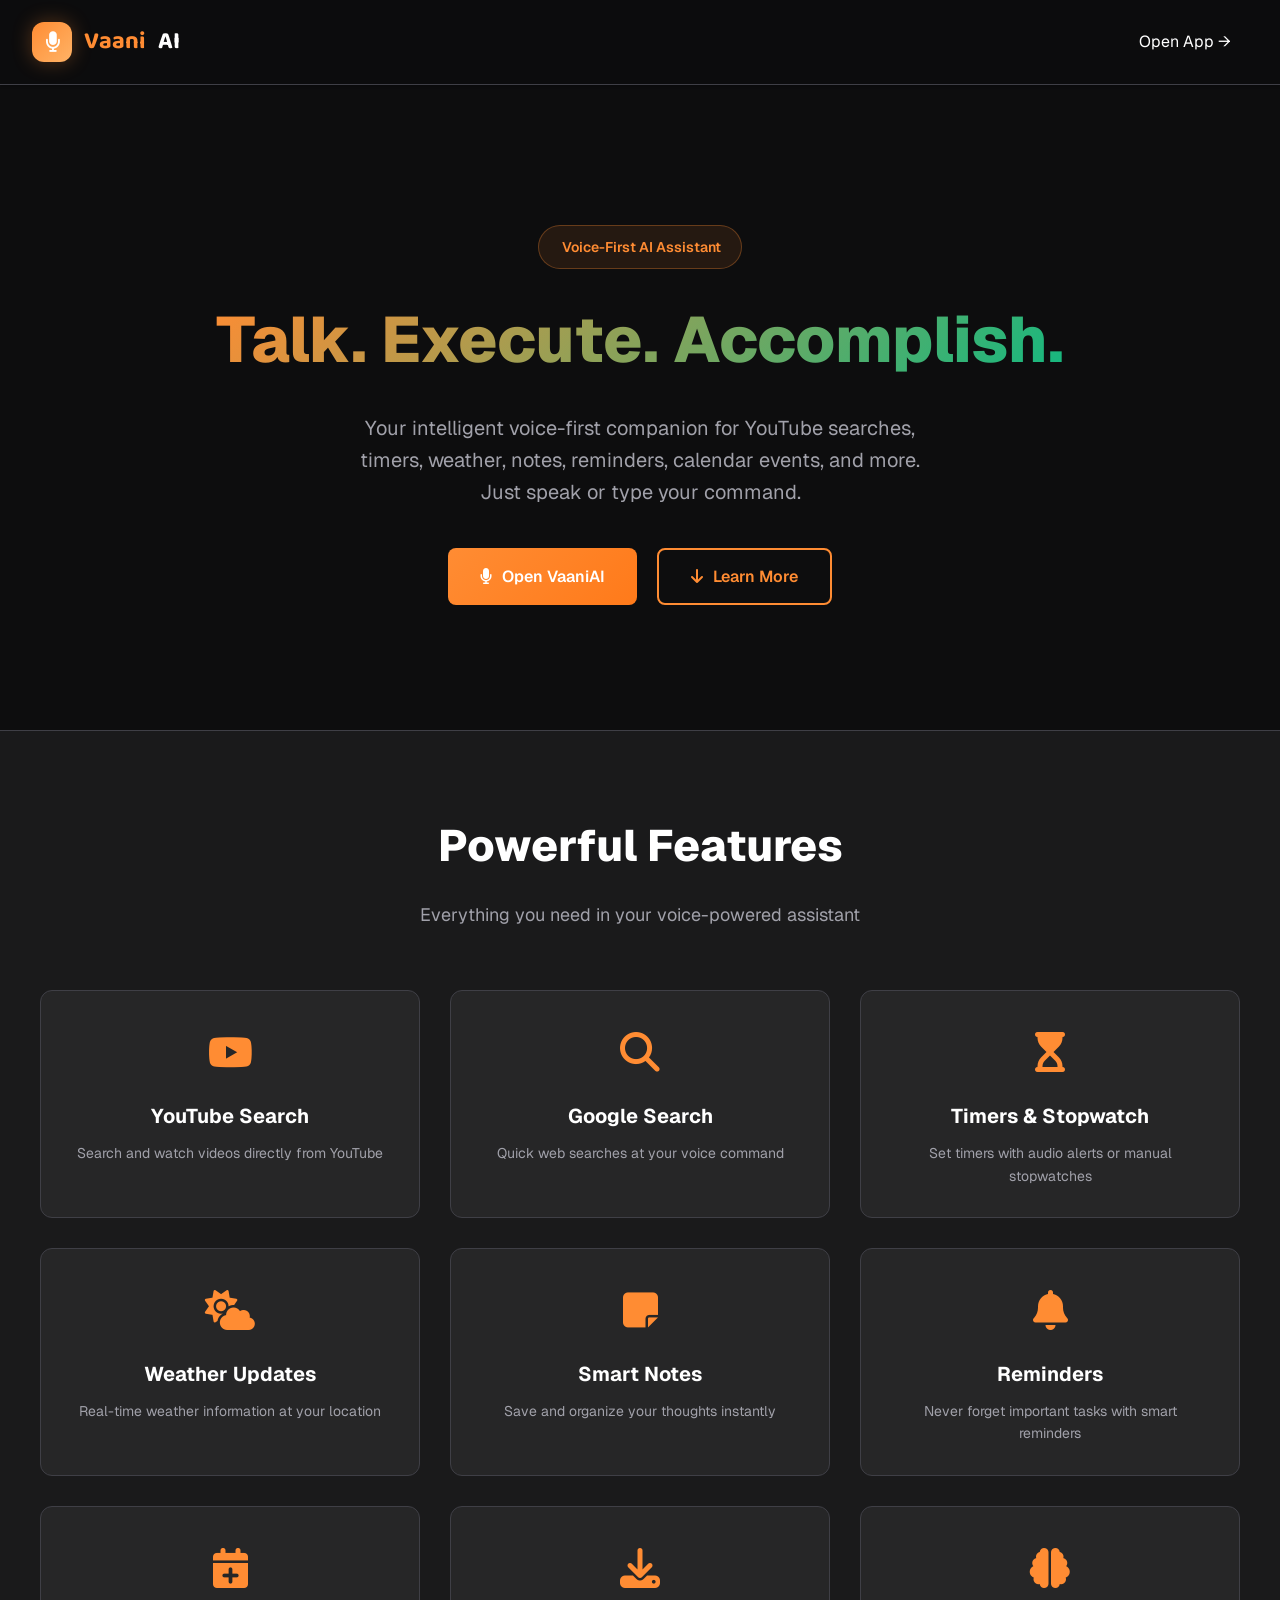
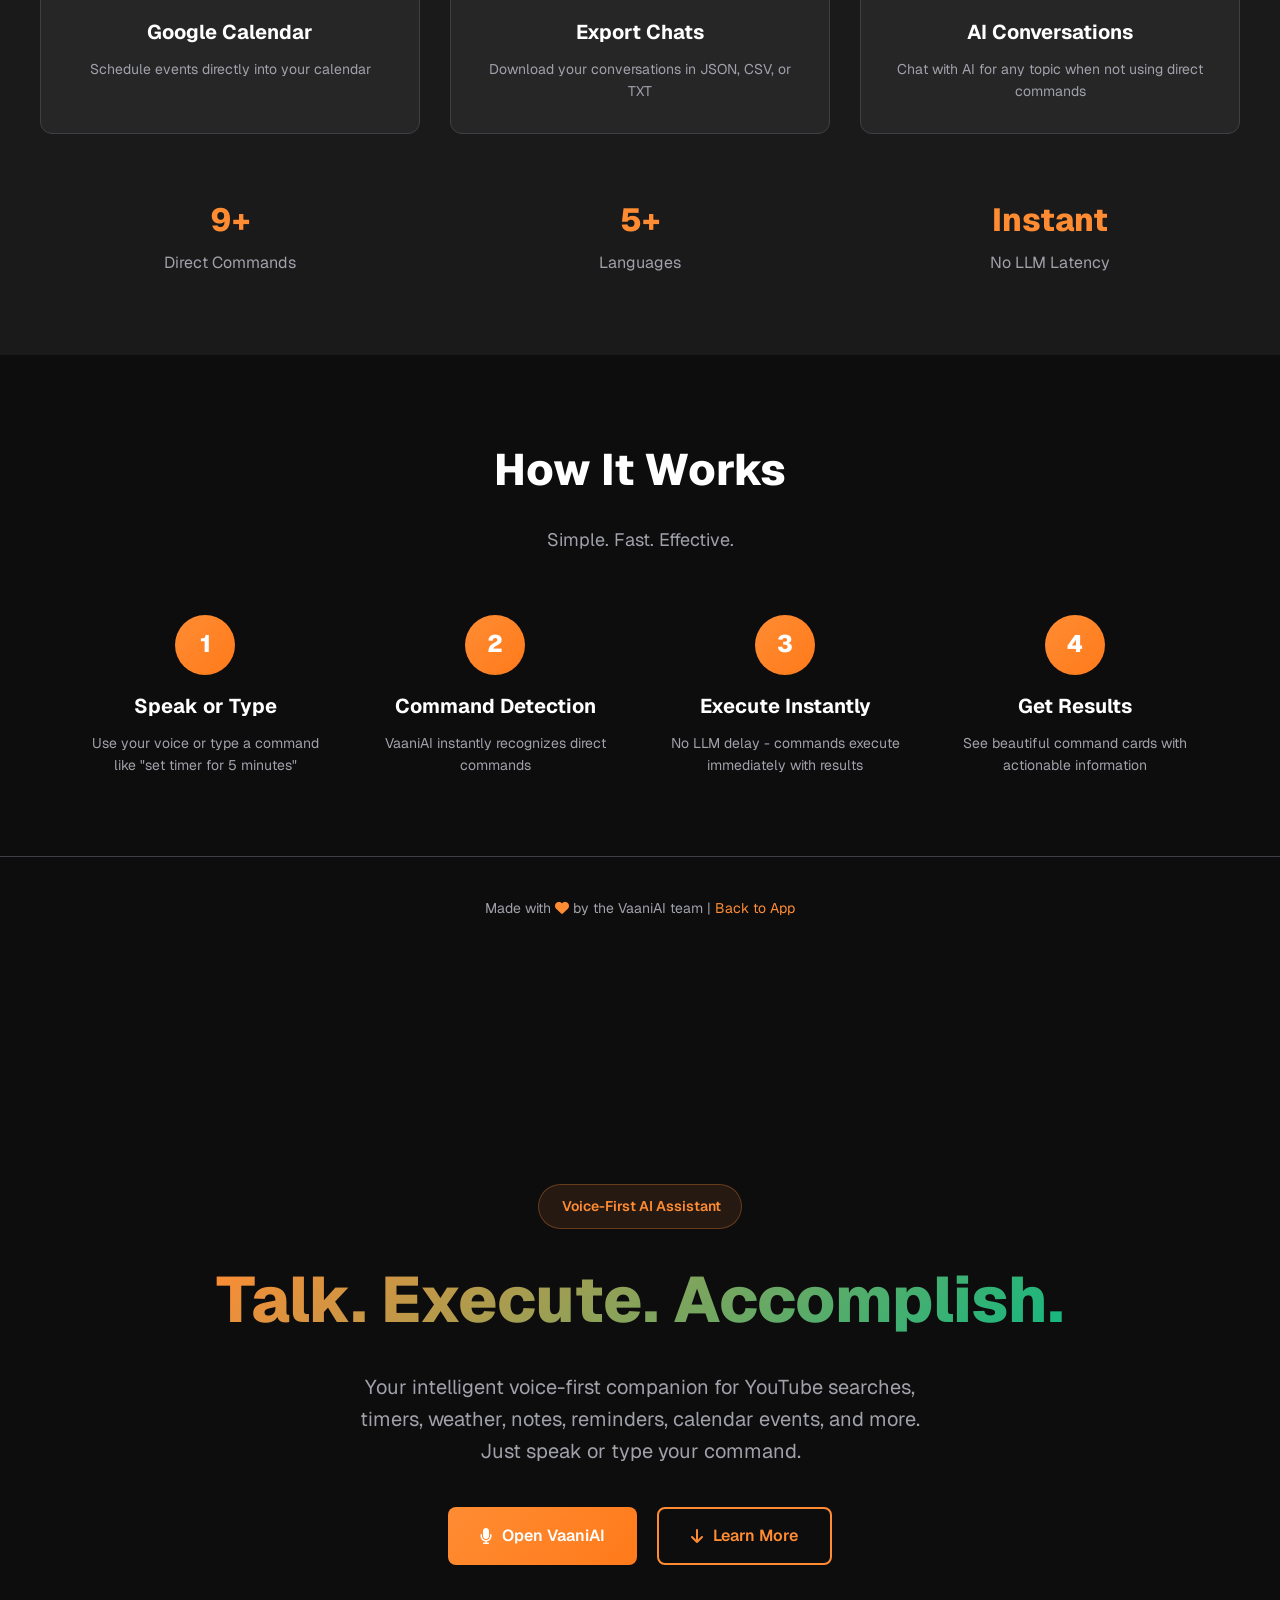
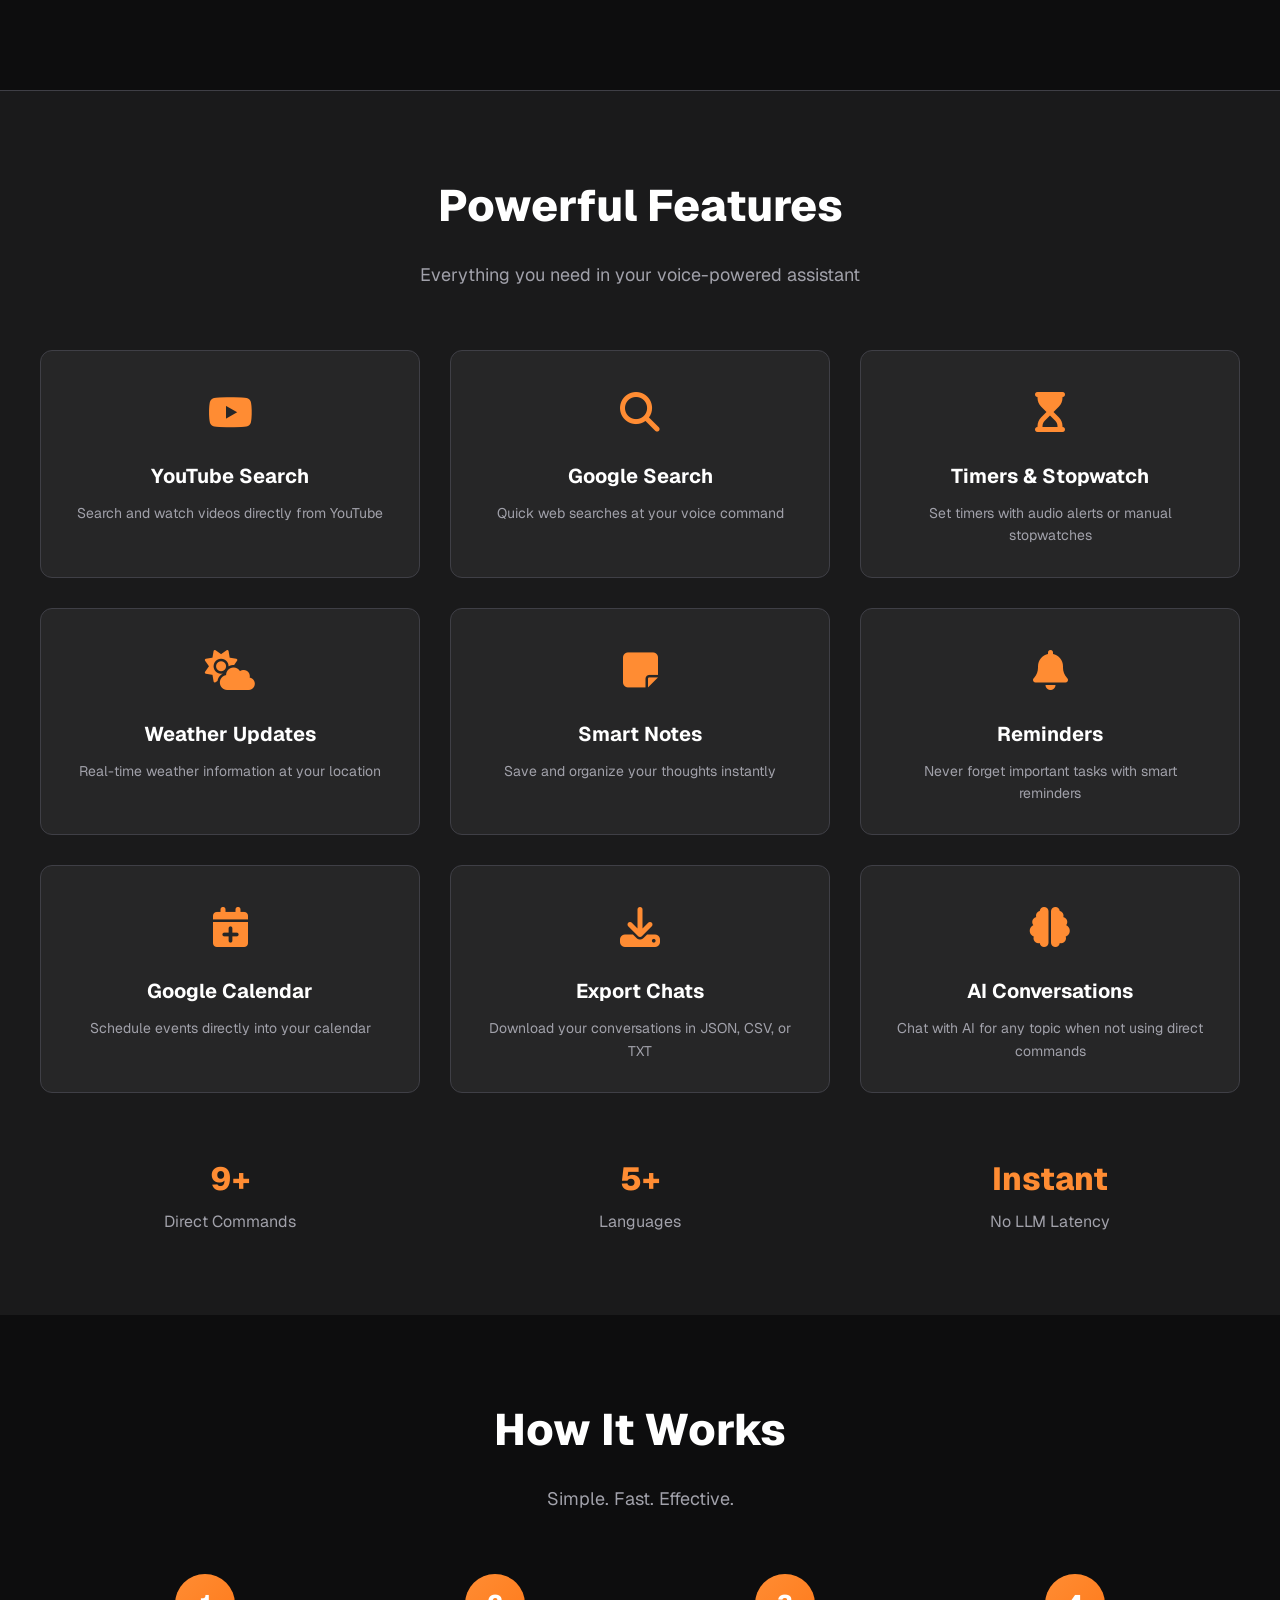
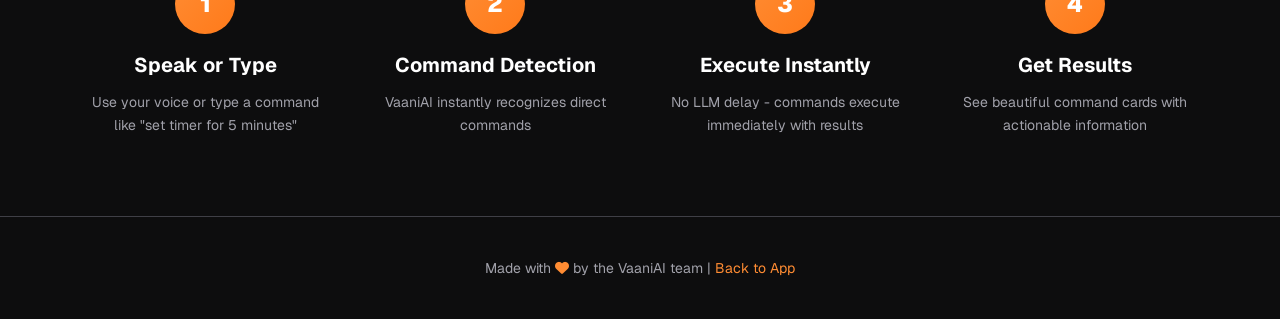
<file: landing.html>
<!DOCTYPE html>
<html lang="en">
<head>
    <meta charset="UTF-8">
    <meta name="viewport" content="width=device-width, initial-scale=1.0">
    <title>VaaniAI - Voice-First AI Assistant</title>
    <link href="https://fonts.googleapis.com/css2?family=Baloo+2:wght@400;600;700;800&family=Geist:wght@400;500;600;700;800&display=swap" rel="stylesheet">
    <link rel="stylesheet" href="https://cdnjs.cloudflare.com/ajax/libs/font-awesome/6.4.0/css/all.min.css">
    <style>
        :root {
            --primary: #FF8C33;
            --primary-light: #FFB366;
            --success: #10B981;
            --danger: #EF4444;
            --bg-primary: #0D0D0E;
            --bg-secondary: #1A1A1B;
            --bg-tertiary: #25252D;
            --text-primary: #FFFFFF;
            --text-secondary: #A1A1AA;
            --border: #3F3F46;
            --glass: rgba(255, 255, 255, 0.05);
        }

        * {
            margin: 0;
            padding: 0;
            box-sizing: border-box;
        }

        body {
            font-family: 'Geist', -apple-system, BlinkMacSystemFont, 'Segoe UI', sans-serif;
            background: var(--bg-primary);
            color: var(--text-primary);
            line-height: 1.6;
            overflow-x: hidden;
        }

        /* Navigation */
        nav {
            display: flex;
            justify-content: space-between;
            align-items: center;
            padding: 20px 32px;
            position: fixed;
            width: 100%;
            top: 0;
            background: rgba(13, 13, 14, 0.8);
            backdrop-filter: blur(10px);
            border-bottom: 1px solid var(--border);
            z-index: 1000;
            box-shadow: 0 1px 3px rgba(0, 0, 0, 0.3);
        }

        .logo {
            display: flex;
            align-items: center;
            gap: 12px;
            font-size: 24px;
            font-weight: 800;
            color: var(--text-primary);
            text-decoration: none;
            font-family: 'Baloo 2', cursive;
        }

        .logo-icon {
            width: 40px;
            height: 40px;
            border-radius: 12px;
            background: linear-gradient(135deg, var(--primary), var(--primary-light));
            display: flex;
            align-items: center;
            justify-content: center;
            color: white;
            font-size: 20px;
            box-shadow: 0 0 20px rgba(255, 140, 51, 0.3);
            transition: all 0.3s ease;
        }

        .logo-icon:hover {
            transform: scale(1.05);
            box-shadow: 0 0 30px rgba(255, 140, 51, 0.5);
        }

        .logo span {
            color: var(--primary);
            font-weight: 700;
        }

        .logo span:last-child {
            color: var(--success);
            font-family: 'Baloo 2', cursive;
        }

        /* Hamburger Button */
        .hamburger-btn {
            display: none;
            background: none;
            border: none;
            font-size: 24px;
            color: var(--text-primary);
            cursor: pointer;
            padding: 8px;
            transition: all 0.3s ease;
        }

        .hamburger-btn:hover {
            color: var(--primary);
        
            color: var(--text-primary);
            text-decoration: none;
            transition: color 0.3s ease;
            display: flex;
            align-items: center;
            gap: 8px;
            padding: 8px 16px;
            border-radius: 6px;
            border: 1px solid transparent;
        }

        nav a:hover {
            color: var(--primary);
            border-color: var(--primary);
        }

        /* Hero Section */
        .hero {
            margin-top: 100px;
            padding: 80px 40px;
            text-align: center;
            min-height: 70vh;
            display: flex;
            flex-direction: column;
            justify-content: center;
            align-items: center;
        }

        .hero-badge {
            display: inline-block;
            background: rgba(255, 140, 51, 0.1);
            border: 1px solid rgba(255, 140, 51, 0.3);
            padding: 10px 20px;
            border-radius: 50px;
            color: var(--primary);
            font-size: 14px;
            margin-bottom: 20px;
            font-weight: 600;
        }

        .hero h1 {
            font-size: 64px;
            font-weight: 800;
            margin-bottom: 20px;
            background: linear-gradient(135deg, var(--primary), var(--success));
            -webkit-background-clip: text;
            -webkit-text-fill-color: transparent;
            background-clip: text;
        }

        .hero p {
            font-size: 20px;
            color: var(--text-secondary);
            margin-bottom: 40px;
            max-width: 600px;
        }

        .cta-buttons {
            display: flex;
            gap: 20px;
            justify-content: center;
            flex-wrap: wrap;
        }

        .btn {
            padding: 14px 32px;
            border: none;
            border-radius: 8px;
            font-size: 16px;
            font-weight: 600;
            cursor: pointer;
            transition: all 0.3s ease;
            text-decoration: none;
            display: inline-flex;
            align-items: center;
            gap: 10px;
        }

        .btn-primary {
            background: linear-gradient(135deg, var(--primary), #ff7a1a);
            color: white;
            border: none;
        }

        .btn-primary:hover {
            transform: translateY(-2px);
            box-shadow: 0 20px 40px rgba(255, 140, 51, 0.3);
        }

        .btn-secondary {
            background: transparent;
            color: var(--primary);
            border: 2px solid var(--primary);
        }

        .btn-secondary:hover {
            background: rgba(255, 140, 51, 0.1);
        }

        /* Features Section */
        .features {
            padding: 80px 40px;
            background: var(--bg-secondary);
            border-top: 1px solid var(--border);
        }

        .section-title {
            font-size: 44px;
            font-weight: 800;
            margin-bottom: 20px;
            text-align: center;
            color: var(--text-primary);
        }

        .section-subtitle {
            font-size: 18px;
            color: var(--text-secondary);
            text-align: center;
            margin-bottom: 60px;
            max-width: 600px;
            margin-left: auto;
            margin-right: auto;
        }

        .features-grid {
            display: grid;
            grid-template-columns: repeat(auto-fit, minmax(280px, 1fr));
            gap: 30px;
            max-width: 1200px;
            margin: 0 auto;
        }

        .feature-card {
            background: var(--glass);
            border: 1px solid var(--border);
            padding: 30px;
            border-radius: 12px;
            text-align: center;
            transition: all 0.3s ease;
        }

        .feature-card:hover {
            background: rgba(255, 140, 51, 0.1);
            border-color: var(--primary);
            transform: translateY(-5px);
        }

        .feature-icon {
            font-size: 40px;
            margin-bottom: 15px;
            color: var(--primary);
        }

        .feature-card h3 {
            font-size: 20px;
            margin-bottom: 10px;
            color: var(--text-primary);
        }

        .feature-card p {
            font-size: 14px;
            color: var(--text-secondary);
        }

        /* How It Works */
        .how-it-works {
            padding: 80px 40px;
            max-width: 1200px;
            margin: 0 auto;
        }

        .steps {
            display: grid;
            grid-template-columns: repeat(auto-fit, minmax(250px, 1fr));
            gap: 40px;
            margin-top: 50px;
        }

        .step {
            text-align: center;
        }

        .step-number {
            display: inline-flex;
            align-items: center;
            justify-content: center;
            width: 60px;
            height: 60px;
            background: linear-gradient(135deg, var(--primary), #ff7a1a);
            border-radius: 50%;
            color: white;
            font-size: 24px;
            font-weight: 800;
            margin-bottom: 15px;
        }

        .step h3 {
            font-size: 20px;
            margin-bottom: 10px;
            color: var(--text-primary);
        }

        .step p {
            color: var(--text-secondary);
            font-size: 14px;
        }

        /* Stats */
        .stats {
            display: grid;
            grid-template-columns: repeat(auto-fit, minmax(200px, 1fr));
            gap: 30px;
            margin-top: 60px;
            text-align: center;
        }

        .stat-item h4 {
            font-size: 32px;
            color: var(--primary);
            font-weight: 800;
            margin-bottom: 5px;
        }

        .stat-item p {
            color: var(--text-secondary);
        }

        /* Footer */
        footer {
            padding: 40px;
            text-align: center;
            border-top: 1px solid var(--border);
            color: var(--text-secondary);
            font-size: 14px;
        }

        footer a {
            color: var(--primary);
            text-decoration: none;
        }

        footer a:hover {
            text-decoration: underline;
        }

        /* Responsive */
        @media (max-width: 768px) {
            nav {
                flex-direction: row;
                justify-content: space-between;
                align-items: center;
                gap: 0;
                padding: 15px 20px;
            }

            .hamburger-btn {
                display: block;
            }

            .hero {
                margin-top: 150px;
                padding: 40px 20px;
            }

            .hero h1 {
                font-size: 40px;
            }

            .hero p {
                font-size: 16px;
            }

            .cta-buttons {
                flex-direction: column;
            }

            .btn {
                width: 100%;
                justify-content: center;
            }

            .section-title {
                font-size: 32px;
            }

            .features {
                padding: 40px 20px;
            }

            .features-grid {
                gap: 20px;
            }

            .feature-card {
                padding: 20px;
            }
        }

        /* Animations */
        @keyframes fadeInUp {
            from {
                opacity: 0;
                transform: translateY(30px);
            }
            to {
                opacity: 1;
                transform: translateY(0);
            }
        }

        .hero, .features, .how-it-works {
            animation: fa
            deInUp 0.8s ease;
        }
        .cursive {
            font-family: 'Baloo 2', cursive;
        }
    </style>
</head>
<body>
    <!-- Navigation -->
    <nav>
        <div class="cursive" style="display: flex; align-items: center; gap: 15px; flex: 1;">
            <button class="hamburger-btn" style="display: none;"><i class="fas fa-bars"></i></button>
            <a href="/" class="logo" style="text-decoration: none;">
                <div class="logo-icon"><i class="fas fa-microphone"></i></div>
                <span>Vaani</span><span style="color: #FFFFFF; margin-left: 0;font-family: 'Baloo 2', cursive;">AI</span>
            </a>
        </div>
        <a href="/" style="text-decoration: none; color: var(--text-primary); transition: color 0.3s ease; display: flex; align-items: center; gap: 8px; padding: 8px 16px; border-radius: 6px; border: 1px solid transparent;">Open App →</a>
    </nav>

    <!-- Hero Section -->
    <section class="hero">
        <div class="hero-badge">
            <i class="fas fa-sparkles"></i> Voice-First AI Assistant
        </div>
        <h1>Talk. Execute. Accomplish.</h1>
        <p>Your intelligent voice-first companion for YouTube searches, timers, weather, notes, reminders, calendar events, and more. Just speak or type your command.</p>
        <div class="cta-buttons">
            <a href="/" class="btn btn-primary">
                <i class="fas fa-microphone"></i> Open VaaniAI
            </a>
            <a href="#features" class="btn btn-secondary">
                <i class="fas fa-arrow-down"></i> Learn More
            </a>
        </div>
    </section>

    <!-- Features Section -->
    <section class="features" id="features">
        <h2 class="section-title">Powerful Features</h2>
        <p class="section-subtitle">Everything you need in your voice-powered assistant</p>
        
        <div class="features-grid">
            <div class="feature-card">
                <div class="feature-icon"><i class="fab fa-youtube"></i></div>
                <h3>YouTube Search</h3>
                <p>Search and watch videos directly from YouTube</p>
            </div>
            <div class="feature-card">
                <div class="feature-icon"><i class="fas fa-search"></i></div>
                <h3>Google Search</h3>
                <p>Quick web searches at your voice command</p>
            </div>
            <div class="feature-card">
                <div class="feature-icon"><i class="fas fa-hourglass-start"></i></div>
                <h3>Timers & Stopwatch</h3>
                <p>Set timers with audio alerts or manual stopwatches</p>
            </div>
            <div class="feature-card">
                <div class="feature-icon"><i class="fas fa-cloud-sun"></i></div>
                <h3>Weather Updates</h3>
                <p>Real-time weather information at your location</p>
            </div>
            <div class="feature-card">
                <div class="feature-icon"><i class="fas fa-sticky-note"></i></div>
                <h3>Smart Notes</h3>
                <p>Save and organize your thoughts instantly</p>
            </div>
            <div class="feature-card">
                <div class="feature-icon"><i class="fas fa-bell"></i></div>
                <h3>Reminders</h3>
                <p>Never forget important tasks with smart reminders</p>
            </div>
            <div class="feature-card">
                <div class="feature-icon"><i class="fas fa-calendar-plus"></i></div>
                <h3>Google Calendar</h3>
                <p>Schedule events directly into your calendar</p>
            </div>
            <div class="feature-card">
                <div class="feature-icon"><i class="fas fa-download"></i></div>
                <h3>Export Chats</h3>
                <p>Download your conversations in JSON, CSV, or TXT</p>
            </div>

            <div class="feature-card">
                <div class="feature-icon"><i class="fas fa-brain"></i></div>
                <h3>AI Conversations</h3>
                <p>Chat with AI for any topic when not using direct commands</p>
            </div>
        </div>

        <!-- Stats -->
        <div class="stats">
            <div class="stat-item">
                <h4>9+</h4>
                <p>Direct Commands</p>
            </div>
            <div class="stat-item">
                <h4>5+</h4>
                <p>Languages</p>
            </div>
            <div class="stat-item">
                <h4>Instant</h4>
                <p>No LLM Latency</p>
            </div>
        </div>
    </section>

    <!-- How It Works -->
    <section class="how-it-works">
        <h2 class="section-title">How It Works</h2>
        <p class="section-subtitle">Simple. Fast. Effective.</p>
        
        <div class="steps">
            <div class="step">
                <div class="step-number">1</div>
                <h3>Speak or Type</h3>
                <p>Use your voice or type a command like "set timer for 5 minutes"</p>
            </div>
            <div class="step">
                <div class="step-number">2</div>
                <h3>Command Detection</h3>
                <p>VaaniAI instantly recognizes direct commands</p>
            </div>
            <div class="step">
                <div class="step-number">3</div>
                <h3>Execute Instantly</h3>
                <p>No LLM delay - commands execute immediately with results</p>
            </div>
            <div class="step">
                <div class="step-number">4</div>
                <h3>Get Results</h3>
                <p>See beautiful command cards with actionable information</p>
            </div>
        </div>
    </section>

    <!-- Footer -->
    <footer>
        <p>Made with <i class="fas fa-heart" style="color: var(--primary);"></i> by the VaaniAI team | <a href="/">Back to App</a></p>
    </footer>
</body>
</html>

    <!-- Hero Section -->
    <section class="hero">
        <div class="hero-badge">
            <i class="fas fa-sparkles"></i> Voice-First AI Assistant
        </div>
        <h1>Talk. Execute. Accomplish.</h1>
        <p>Your intelligent voice-first companion for YouTube searches, timers, weather, notes, reminders, calendar events, and more. Just speak or type your command.</p>
        <div class="cta-buttons">
            <a href="/" class="btn btn-primary">
                <i class="fas fa-microphone"></i> Open VaaniAI
            </a>
            <a href="#features" class="btn btn-secondary">
                <i class="fas fa-arrow-down"></i> Learn More
            </a>
        </div>
    </section>

    <!-- Features Section -->
    <section class="features" id="features">
        <h2 class="section-title">Powerful Features</h2>
        <p class="section-subtitle">Everything you need in your voice-powered assistant</p>
        
        <div class="features-grid">
            <div class="feature-card">
                <div class="feature-icon"><i class="fab fa-youtube"></i></div>
                <h3>YouTube Search</h3>
                <p>Search and watch videos directly from YouTube</p>
            </div>
            <div class="feature-card">
                <div class="feature-icon"><i class="fas fa-search"></i></div>
                <h3>Google Search</h3>
                <p>Quick web searches at your voice command</p>
            </div>
            <div class="feature-card">
                <div class="feature-icon"><i class="fas fa-hourglass-start"></i></div>
                <h3>Timers & Stopwatch</h3>
                <p>Set timers with audio alerts or manual stopwatches</p>
            </div>
            <div class="feature-card">
                <div class="feature-icon"><i class="fas fa-cloud-sun"></i></div>
                <h3>Weather Updates</h3>
                <p>Real-time weather information at your location</p>
            </div>
            <div class="feature-card">
                <div class="feature-icon"><i class="fas fa-sticky-note"></i></div>
                <h3>Smart Notes</h3>
                <p>Save and organize your thoughts instantly</p>
            </div>
            <div class="feature-card">
                <div class="feature-icon"><i class="fas fa-bell"></i></div>
                <h3>Reminders</h3>
                <p>Never forget important tasks with smart reminders</p>
            </div>
            <div class="feature-card">
                <div class="feature-icon"><i class="fas fa-calendar-plus"></i></div>
                <h3>Google Calendar</h3>
                <p>Schedule events directly into your calendar</p>
            </div>
            <div class="feature-card">
                <div class="feature-icon"><i class="fas fa-download"></i></div>
                <h3>Export Chats</h3>
                <p>Download your conversations in JSON, CSV, or TXT</p>
            </div>

            <div class="feature-card">
                <div class="feature-icon"><i class="fas fa-brain"></i></div>
                <h3>AI Conversations</h3>
                <p>Chat with AI for any topic when not using direct commands</p>
            </div>
        </div>

        <!-- Stats -->
        <div class="stats">
            <div class="stat-item">
                <h4>9+</h4>
                <p>Direct Commands</p>
            </div>
            <div class="stat-item">
                <h4>5+</h4>
                <p>Languages</p>
            </div>
            <div class="stat-item">
                <h4>Instant</h4>
                <p>No LLM Latency</p>
            </div>
        </div>
    </section>

    <!-- How It Works -->
    <section class="how-it-works">
        <h2 class="section-title">How It Works</h2>
        <p class="section-subtitle">Simple. Fast. Effective.</p>
        
        <div class="steps">
            <div class="step">
                <div class="step-number">1</div>
                <h3>Speak or Type</h3>
                <p>Use your voice or type a command like "set timer for 5 minutes"</p>
            </div>
            <div class="step">
                <div class="step-number">2</div>
                <h3>Command Detection</h3>
                <p>VaaniAI instantly recognizes direct commands</p>
            </div>
            <div class="step">
                <div class="step-number">3</div>
                <h3>Execute Instantly</h3>
                <p>No LLM delay - commands execute immediately with results</p>
            </div>
            <div class="step">
                <div class="step-number">4</div>
                <h3>Get Results</h3>
                <p>See beautiful command cards with actionable information</p>
            </div>
        </div>
    </section>

    <!-- Footer -->
    <footer>
        <p>Made with <i class="fas fa-heart" style="color: #FF8C33;"></i> by the VaaniAI team | <a href="/">Back to App</a></p>
    </footer>
</body>
</html>
</file>
